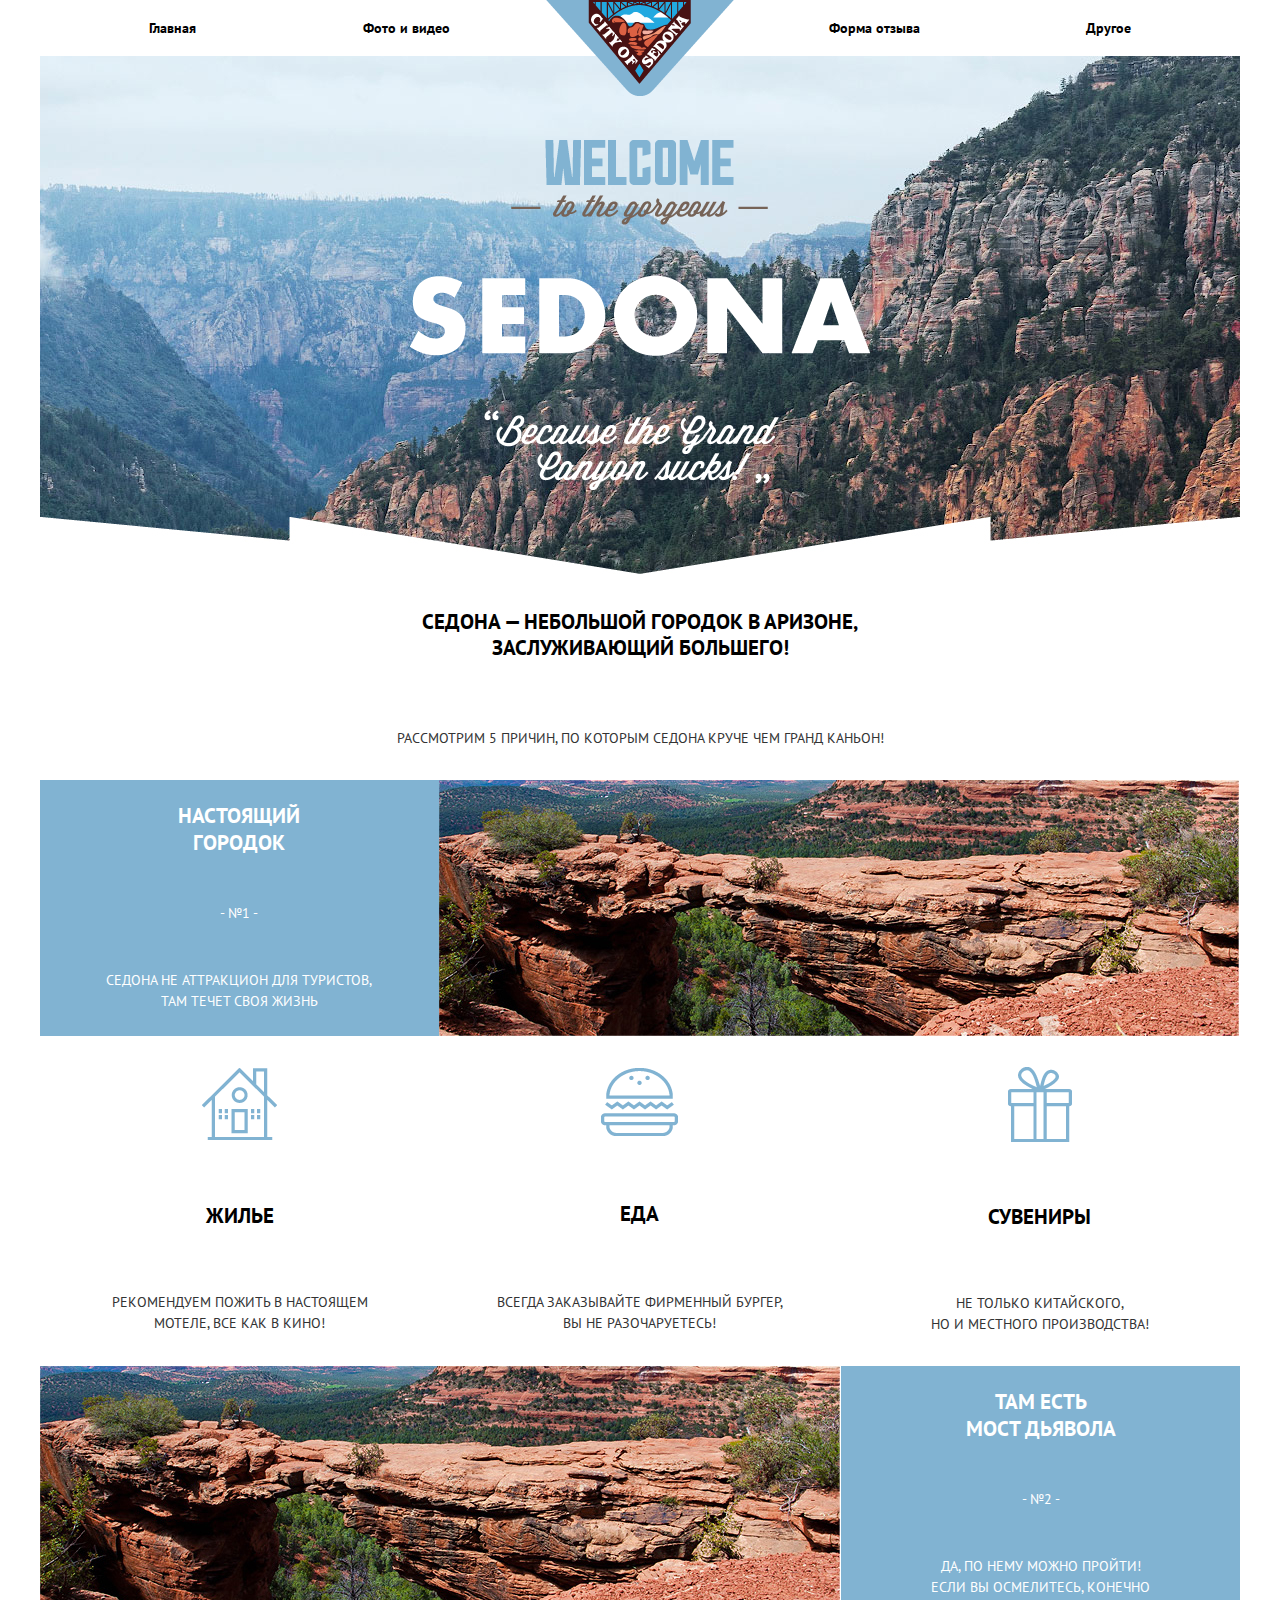
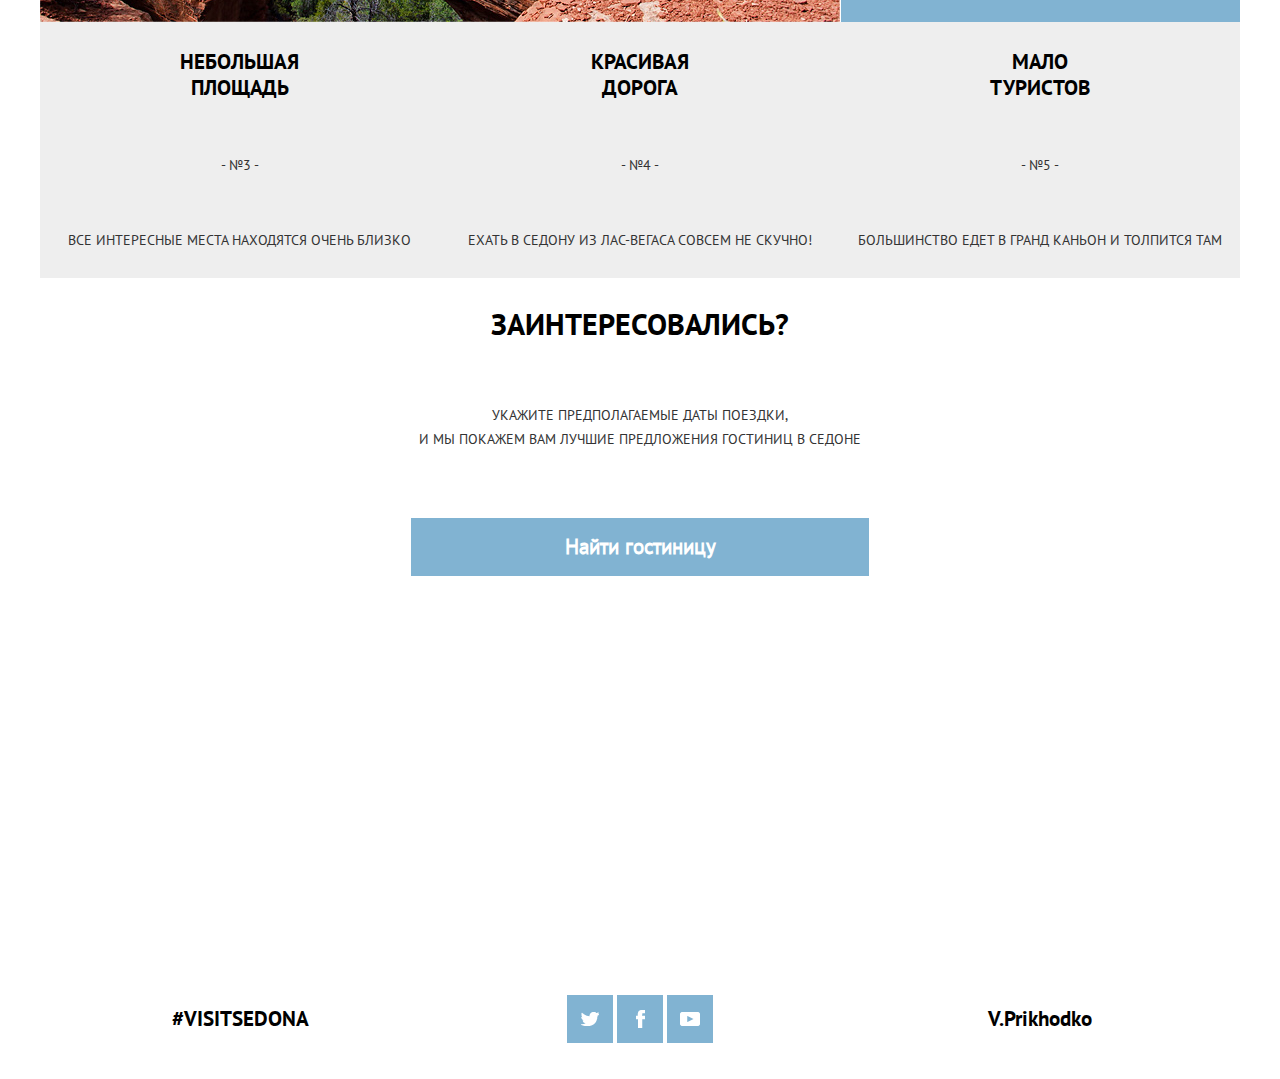
<file: index.html>
<!DOCTYPE html>
<html lang="en">

<head>
    <meta charset="UTF-8">
    <meta name="viewport"
          content="width=device-width, initial-scale=1.0">
    <meta http-equiv="X-UA-Compatible"
          content="ie=edge">
    <title>App 1</title>
    <link rel="stylesheet"
          href="./css/main.css">
</head>

<body>
      <div class="wrap">
            <header class="header">
                  <div class="header__container">
                        <div class="header__main">
                              <div class="header__nav">
                                    <a href="#"
                                    class="nav__link">Главная</a>
                              </div>
                              <div class="header__nav">
                                    <a href="photo.html"
                                    class="nav__link">Фото и видео</a>
                              </div>
                              <div class="header__nav">
                                    <a href="#"
                                    class="header__nav-logo">
                                    <img src="./images/logo-desktop.png"
                                    alt="logo-desktop">
                                    <a href="#"
                                    class="header__nav-logo-tablet">
                                    <img src="./images/logo-tablet.png"
                                    alt="logo-tablet">
                              </div>
                              <div class="header__nav">
                                    <a href="form.html"
                                    class="nav__link">Форма отзыва</a>
                              </div>
                              <div class="header__nav">
                                    <a href="#"
                                    class="nav__link">Другое</a>
                              </div>
                              <a class="header__burger" href="#">
                                    <span></span>
                              </a>
                              
                        </div>
                        <div class="header__mobile">
                              <div class="header__mobile-nav">
                                    <a href="index.html"
                                    class="nav__link-mobile">Главная</a>
                              </div>
                              <div class="header__mobile-nav">
                                    <a href="photo.html"
                                    class="nav__link-mobile">Фото и видео</a>
                              </div>
                              <div class="header__mobile-nav">
                                    <a href="form.html"
                                    class="nav__link-mobile">Форма отзыва</a>
                              </div>
                              <div class="header__mobile-nav">
                                    <a href="#"
                                    class="nav__link-mobile">Другое</a>
                              </div>
                        </div>
                         
                  </div>
          </header>
          <section class="intro">
                <div class="container">
                      <div class="row">
                            <div class="intro__main">
                                    <div class="intro__center">
                                          <img src="./images/text-index.png" 
                                          alt="text-index">
                                    </div>
                            </div>
                      </div>
                </div>
          </section>
          <section class="aside1">
                <div class="container">
                      <div class="row">
                            <div class="aside1__main">
                                  <h1 class="aside1__title">СЕДОНА — небольшой городок в АРИЗОНЕ,<br> заслуживающий большего!</h1>
                                  <p class="aside1__subtitle">Рассмотрим 5 причин, по которым Седона круче чем гранд каньон!</p>
                            </div>
                      </div>
                </div>
          </section>
          <section class="aside2">
                  <div class="container">
                        <div class="row">
                              <div class="aside2__main">
                                    <div class="block__about">
                                          <h1 class="aside2__title">НАСТОЯЩИЙ <br> ГОРОДОК</h1>
                                          <p class="aside2__number">- №1 -</p>
                                          <p class="aside2__subtitle">Седона не аттракцион для туристов, <br> там течет своя жизнь</p>
                                    </div>
                                    <div class="block__background">
                                    </div>
                              </div>
                        </div>
                  </div>
          </section>
          <section class="aside3">
                <div class="container">
                      <div class="row">
                            <div class="aside3__main">
                                    <div class="aside3__block">
                                          <div class="aside3__icon1">
                                          <img src="./images/icon-house.png" 
                                          alt="icon-house">
                                          </div>
                                          <h1 class="aside3__title">ЖИЛЬЕ</h1>
                                          <p class="aside3__subtitle">Рекомендуем пожить в настоящем <br> мотеле, все как в кино!</p>
                                    </div>
                                    <div class="aside3__block">
                                          <div class="aside3__icon2">
                                          <img src="./images/icon-burger.png" 
                                          alt="icon-burger">
                                          </div>
                                          <h1 class="aside3__title">ЕДА</h1>
                                          <p class="aside3__subtitle">Всегда заказывайте ФИРМЕННЫЙ БУРГЕР, <br> Вы НЕ разочаруетесь!</p>
                                    </div>
                                    <div class="aside3__block">
                                          <div class="aside3__icon3">
                                          <img src="./images/icon-gift.png" 
                                          alt="icon-gift">
                                          </div>
                                          <h1 class="aside3__title">СУВЕНИРЫ</h1>
                                          <p class="aside3__subtitle">Не только китайского,<br> но и местного производства!</p>
                                    </div>
                            </div>
                      </div>
                </div>
          </section>
          <section class="aside4">
                <div class="container">
                      <div class="row">
                            <div class="aside4__main">
                                    <div class="block__background">
                                    </div>
                                    <div class="block__about">
                                          <h1 class="aside4__title">ТАМ ЕСТЬ <br> МОСТ ДЬЯВОЛА</h1>
                                          <p class="aside4__number">- №2 -</p>
                                          <p class="aside4__subtitle">Да, по нему можно пройти!<br>Если вы осмелитесь, конечно</p>
                                    </div>
                            </div>
                      </div>
                </div>
          </section>
          <section class="aside5">
                <div class="container">
                      <div class="row">
                            <div class="aside5__main">
                                    <div class="block__about-grey">
                                          <h1 class="aside5__title">НЕБОЛЬШАЯ<br> ПЛОЩАДЬ</h1>
                                          <p class="aside5__number">- №3 -</p>
                                          <p class="aside5__subtitle">ВСЕ интересные места находятся очень близко</p>
                                    </div>
                                    <div class="block__about-grey">
                                          <h1 class="aside5__title">КРАСИВАЯ <br> ДОРОГА</h1>
                                          <p class="aside5__number">- №4 -</p>
                                          <p class="aside5__subtitle">ЕХАТЬ В СЕДОНУ ИЗ ЛАС-ВЕГАСА совсем НЕ СКУЧНО!</p>
                                    </div>
                                    <div class="block__about-grey">
                                          <h1 class="aside5__title">МАЛО <br> ТУРИСТОВ</h1>
                                          <p class="aside5__number">- №5 -</p>
                                          <p class="aside5__subtitle">Большинство едет в гранд каньон и толпится там</p>
                                    </div>
                            </div>
                      </div>
                </div>
          </section>
          <section class="search">
                <div class="container">
                      <div class="row">
                              <div class="search__main">
                                    <h1 class="search__title">ЗАИНТЕРЕСОВАЛИСЬ?</h1>
                                    <p class="search__subtitle">Укажите предполагаемые даты поездки,<br> и мы покажем вам лучшие предложения гостиниц в седоне</p>
                                    <div class="search__button">
                                          <a href="#" class="button">Найти гостиницу</a>
                                    </div>
                              </div>
                      </div>
                </div>
          </section>
          <section class="map">
                <div class="container">
                      <div class="row">
                            <div class="map__main">
                                    <iframe class="map__frame" 
                                    src="https://www.google.com/maps/embed?pb=!1m18!1m12!1m3!1d3240919.0134305605!2d-112.8965804579141!3d34.06211615158599!2m3!1f0!2f0!3f0!3m2!1i1024!2i768!4f13.1!3m3!1m2!1s0x872da132f942b00d%3A0x5548c523fa6c8efd!2z0KHQtdC00L7QvdCwLCDQkNGA0LjQt9C-0L3QsCA4NjMzNiwg0KHQqNCQ!5e0!3m2!1sru!2sua!4v1548170714455" width="100%" height="350" frameborder="0" style="border:0" allowfullscreen></iframe>
                            </div>
                      </div>
                </div>
          </section>
          <footer class="footer">
                <div class="container">
                      <div class="row">
                              <div class="footer__main">
                                    <div class="footer__block">
                                          <h1 class="footer__hashtag">#VISITSEDONA</h1>
                                    </div>
                                    <div class="footer__block">
                                          <div class="footer__social">
                                                <a href="#" 
                                                class="social-button">
                                                <img src="./images/icon-twitter.png" 
                                                alt="icon-twitter">
                                                </a>
                                          </div>
                                          <div class="footer__social">
                                                <a href="#" 
                                                class="social-button">
                                                <img src="./images/icon-facebook.png" 
                                                alt="icon-facebook">
                                                </a>
                                          </div>
                                          <div class="footer__social">
                                                <a href="#" 
                                                class="social-button">
                                                <img src="./images/icon-youtube.png" 
                                                alt="icon-youtube">
                                                </a>
                                          </div>
                                    </div>
                                    <div class="footer__block">
                                          <h1 class="footer__name">V.Prikhodko</h1> 
                                    </div>
                              </div>
                      </div>
                </div>
          </footer>
    </div>
    <script src="https://ajax.googleapis.com/ajax/libs/jquery/2.2.0/jquery.min.js"></script>
    <script src="js/app.bundle.js"></script>
</body>

</html>
</file>
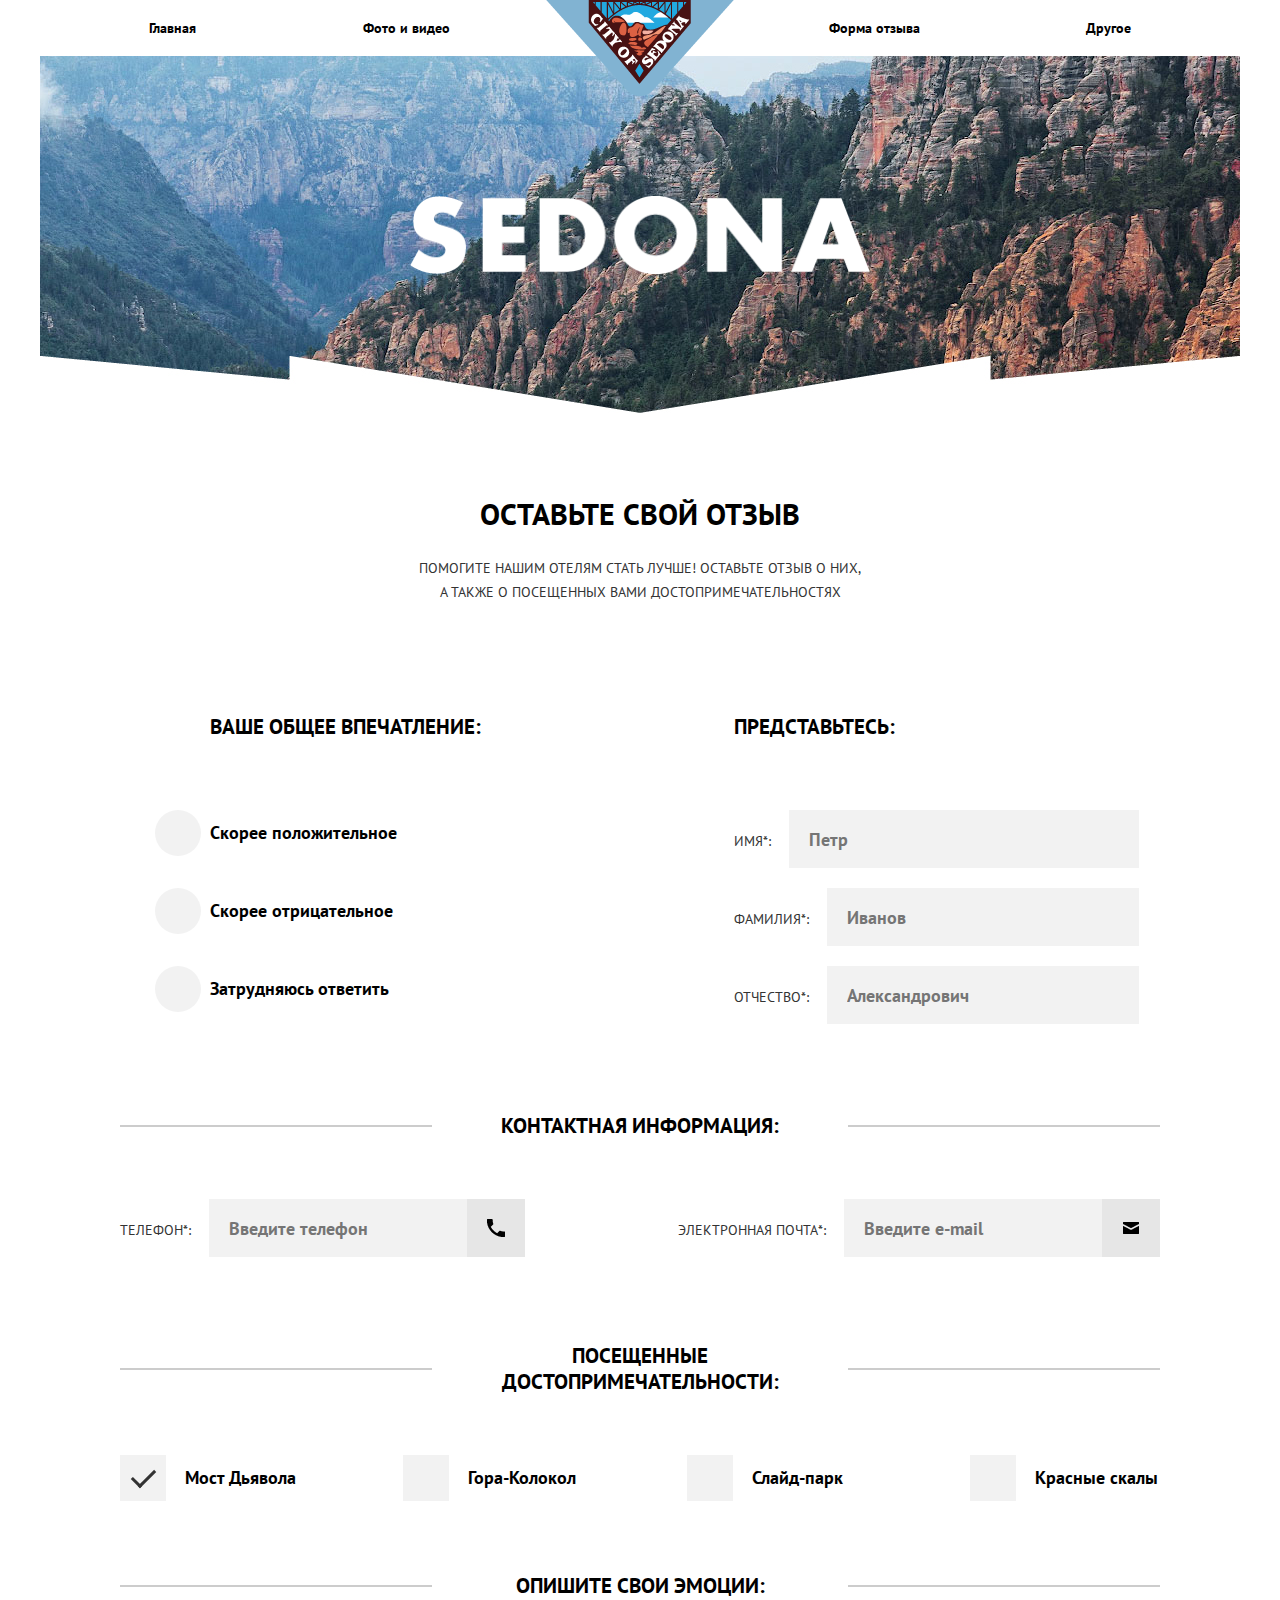
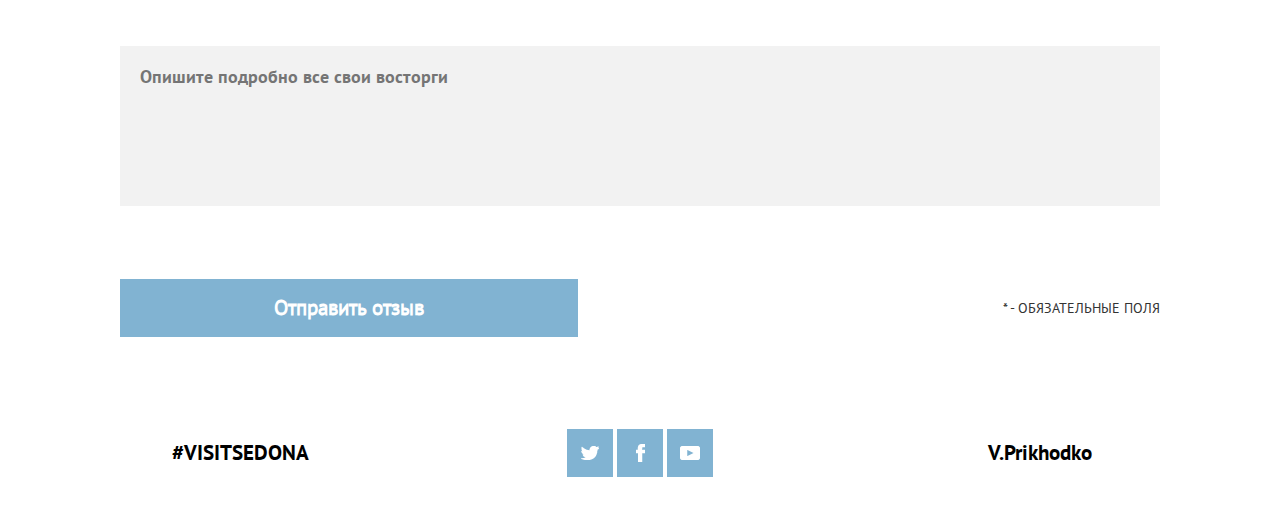
<file: form.html>
<!DOCTYPE html>
<html lang="en">

<head>
    <meta charset="UTF-8">
    <meta name="viewport"
          content="width=device-width, initial-scale=1.0">
    <meta http-equiv="X-UA-Compatible"
          content="ie=edge">
    <title>App 1</title>
    <link rel="stylesheet"
          href="./css/main.css">
</head>

<body>
        <div class="wrap">
            <header class="header">
                  <div class="header__container">
                        <div class="header__main">
                              <div class="header__nav">
                                    <a href="index.html"
                                    class="nav__link">Главная</a>
                              </div>
                              <div class="header__nav">
                                    <a href="photo.html"
                                    class="nav__link">Фото и видео</a>
                              </div>
                              <div class="header__nav">
                                    <a href="#"
                                    class="header__nav-logo">
                                    <img src="./images/logo-desktop.png"
                                    alt="logo-desktop">
                                    <a href="#"
                                    class="header__nav-logo-tablet">
                                    <img src="./images/logo-tablet.png"
                                    alt="logo-tablet">
                              </div>
                              <div class="header__nav">
                                    <a href="#"
                                    class="nav__link">Форма отзыва</a>
                              </div>
                              <div class="header__nav">
                                    <a href="#"
                                    class="nav__link">Другое</a>
                              </div>
                              <a class="header__burger" href="#">
                                    <span></span>
                              </a>
                              
                        </div>
                        <div class="header__mobile">
                              <div class="header__mobile-nav">
                                    <a href="index.html"
                                    class="nav__link-mobile">Главная</a>
                              </div>
                              <div class="header__mobile-nav">
                                    <a href="photo.html"
                                    class="nav__link-mobile">Фото и видео</a>
                              </div>
                              <div class="header__mobile-nav">
                                    <a href="form.html"
                                    class="nav__link-mobile">Форма отзыва</a>
                              </div>
                              <div class="header__mobile-nav">
                                    <a href="#"
                                    class="nav__link-mobile">Другое</a>
                              </div>
                        </div>
                  </div>
            </header>
            <section class="intro-photo">
                    <div class="container">
                          <div class="row">
                                <div class="intro-photo__main">
                                        <div class="intro-photo__center">
                                              <img src="./images/text-sedona.png" 
                                              alt="text-photo">
                                        </div>
                                </div>
                          </div>
                    </div>
              </section>
            <section class="aside1-form">
                <div class="container">
                    <div class="row">
                        <div class="aside1-form__main">
                            <h1 class="aside1-form__title">ОСТАВЬТЕ СВОЙ ОТЗЫВ</h1>
                            <p class="aside1-form__subtitle">Помогите нашим отелям стать лучше! Оставьте отзыв о них,<br> а также о посещенных вами достопримечательностях
                                </p>
                        </div>
                    </div>
                </div>
            </section>
            <section class="feedback">
                <div class="container">
                    <div class="row">
                        <div class="feedback__main">
                                <div class="feedback__main-line-mobile"></div>
                            <div class="feedback__main-left">
                                <h2 class="feedback__main-title title-margin">ВАШЕ ОБЩЕЕ ВПЕЧАТЛЕНИЕ:</h2>
                                <label class="radioContainer">Скорее положительное
                                    <input type="radio" name="radio">
                                    <span class="circle"></span>
                                </label>
                                <br>
                                <label class="radioContainer">Скорее отрицательное
                                    <input type="radio" name="radio">
                                    <span class="circle"></span>
                                </label>
                                <br>
                                <label class="radioContainer">Затрудняюсь ответить
                                    <input type="radio" name="radio">
                                    <span class="circle"></span>
                                </label>
                                
                            </div>
                            <div class="feedback__main-line-mobile"></div>
                            <div class="feedback__main-right">
                                <h2 class="feedback__main-title">ПРЕДСТАВЬТЕСЬ:</h2>
                                <label class="feedback-text">ИМЯ*:
                                    <input type="text" placeholder="Петр">
                                </label>
                                <label class="feedback-text text-small">ФАМИЛИЯ*:
                                    <input type="text" placeholder="Иванов">
                                </label>
                                <label class="feedback-text text-small"> ОТЧЕСТВО*:
                                    <input type="text" placeholder="Александрович">
                                </label>
                            </div>
                        </div>
                        <div class="feedback__main-line-mobile"></div>
                        <div class="feedback__contacts">
                            <div class="feedback__contacts-title">
                                <div class="feedback__line"></div>
                                <div class="feedback__text">
                                    <h2 class="feedback__title">КОНТАКТНАЯ ИНФОРМАЦИЯ:</h2>
                                </div>
                                <div class="feedback__line"></div>
                            </div>
                            <div class="feedback__contacts-input">
                                    <label class="feedback__contacts-text"> ТЕЛЕФОН*:
                                        <input type="text" placeholder="Введите телефон">
                                        <div class="feedback__contacts-icon">
                                                <a class="contacts-icon">
                                                <img src="./images/phone-icon.png" 
                                                alt="icon-twitter">
                                                </a>
                                          </div>
                                    </label>
                                    
                                    <label class="feedback__contacts-text"> ЭЛЕКТРОННАЯ ПОЧТА*:
                                        <input type="text" placeholder="Введите e-mail"> 
                                        <div class="feedback__contacts-icon">
                                                <a class="contacts-icon">
                                                <img src="./images/mail-icon.png" 
                                                alt="icon-twitter">
                                                </a>
                                          </div>
                                    </label>
                                    
                            </div>
                        </div>

                        <div class="feedback__main-line-mobile"></div>
                        <div class="feedback__attractions">
                            <div class="feedback__attractions-title">
                                <div class="feedback__line"></div>
                                <div class="feedback__text">
                                    <h2 class="feedback__title">ПОСЕЩЕННЫЕ ДОСТОПРИМЕЧАТЕЛЬНОСТИ:</h2>
                                </div>
                                <div class="feedback__line"></div>
                            </div>
                            <div class="feedback__attractions-checkbox">

                                <label class="attractions-checkbox">Мост Дьявола
                                    <input type="checkbox" checked="checked">
                                    <span class="checkmark"></span>
                                </label>

                                <label class="attractions-checkbox">Гора-Колокол
                                    <input type="checkbox">
                                    <span class="checkmark"></span>
                                </label>

                                <label class="attractions-checkbox">Слайд-парк
                                    <input type="checkbox">
                                    <span class="checkmark"></span>
                                </label>

                                <label class="attractions-checkbox">Красные скалы
                                    <input type="checkbox">
                                    <span class="checkmark"></span>
                                </label>

                            </div>
                        </div>

                        <div class="feedback__main-line-mobile"></div>
                        <div class="feedback__emotions">
                            <div class="feedback__emotions-title">
                                <div class="feedback__line"></div>
                                <div class="feedback__text">
                                    <h2 class="feedback__title">ОПИШИТЕ СВОИ ЭМОЦИИ:</h2>
                                </div>
                                <div class="feedback__line"></div>
                            </div>

                            <div class="feedback__emotions-input">
                                <label class="feedback__emotions-text">
                                    <input type="text" placeholder="Опишите подробно все свои восторги">
                                </label>
                            </div>
                        </div>

                        <div class="feedback__send">
                            <div class="feedback__send-button">
                                <a href="#" class="button">Отправить отзыв</a>
                            </div>
                            <h2 class="feedback__send-text">* - ОБЯЗАТЕЛЬНЫЕ ПОЛЯ</h2>
                        </div>
                    </div>
                </div>
            </section>
            <footer class="footer">
                <div class="container">
                      <div class="row">
                              <div class="footer__main footer__main-form">
                                    <div class="footer__block">
                                          <h1 class="footer__hashtag">#VISITSEDONA</h1>
                                    </div>
                                    <div class="footer__block">
                                          <div class="footer__social">
                                                <a href="#" 
                                                class="social-button">
                                                <img src="./images/icon-twitter.png" 
                                                alt="icon-twitter">
                                                </a>
                                          </div>
                                          <div class="footer__social">
                                                <a href="#" 
                                                class="social-button">
                                                <img src="./images/icon-facebook.png" 
                                                alt="icon-facebook">
                                                </a>
                                          </div>
                                          <div class="footer__social">
                                                <a href="#" 
                                                class="social-button">
                                                <img src="./images/icon-youtube.png" 
                                                alt="icon-youtube">
                                                </a>
                                          </div>
                                    </div>
                                    <div class="footer__block">
                                          <h1 class="footer__name">V.Prikhodko</h1> 
                                    </div>
                              </div>
                      </div>
                </div>
          </footer>
        </div>
        <script src="https://ajax.googleapis.com/ajax/libs/jquery/2.2.0/jquery.min.js"></script>
        <script src="js/app.bundle.js"></script>
    </body>

    </html>
</file>
<file: css/main.css>
* {
  -webkit-box-sizing: border-box;
          box-sizing: border-box; }

html {
  font-size: 10px; }

body {
  font-size: 1.6rem;
  font-family: sans-serif;
  margin: 0; }

@font-face {
  font-family: 'PT_Sans-Web-Regular';
  src: url("../fonts/PT_Sans-Web-Regular.ttf"); }

@font-face {
  font-family: 'PT_Sans-Web-Bold';
  src: url("../fonts/PT_Sans-Web-Bold.ttf"); }

.header {
  position: fixed;
  top: 0;
  left: 0;
  width: 100%;
  z-index: 1;
  background-color: white; }
  .header__container {
    margin: 0 auto;
    height: 56px;
    padding: 0 15px;
    background-color: white; }
  @media (min-width: 576px) {
    .header .header__container {
      width: 540px; } }
  @media (min-width: 768px) {
    .header .header__container {
      width: 720px; } }
  @media (min-width: 992px) {
    .header .header__container {
      width: 960px; } }
  @media (min-width: 1260px) {
    .header .header__container {
      width: 1200px; } }
  .header__main {
    width: 100%;
    height: 100%;
    display: -webkit-box;
    display: -ms-flexbox;
    display: flex;
    -webkit-box-align: center;
        -ms-flex-align: center;
            align-items: center;
    -webkit-box-pack: center;
        -ms-flex-pack: center;
            justify-content: center;
    margin: 0 auto; }
  .header__nav {
    height: 100%;
    width: 20%;
    display: -webkit-box;
    display: -ms-flexbox;
    display: flex;
    -webkit-box-align: center;
        -ms-flex-align: center;
            align-items: center;
    -webkit-box-pack: center;
        -ms-flex-pack: center;
            justify-content: center; }
  .header__nav-logo {
    height: 100%; }
  .header__nav-logo-tablet {
    height: 100%;
    display: none; }
  @media (max-width: 992px) {
    .header .header__nav-logo-tablet {
      display: block; }
    .header .header__nav-logo {
      display: none; } }
  .header__burger {
    width: 50px;
    height: 50px;
    background-color: white;
    border-radius: 50%;
    position: fixed;
    top: 3px;
    right: 10px;
    display: none; }
  @media (min-width: 320px) and (max-width: 576px) {
    .header .header__burger {
      display: block; }
    .header .nav__link {
      display: none; } }
  .header span, .header span:before, .header span:after {
    display: block;
    height: 2px;
    width: 18px;
    background-color: #2f9ee2;
    position: absolute;
    left: 50%;
    margin-left: -9px;
    top: 50%;
    margin-top: -1px; }
  .header span:before {
    content: '';
    margin-top: -6px;
    -webkit-transition: all 0.2s;
    transition: all 0.2s; }
  .header span:after {
    content: '';
    margin-top: 4px;
    -webkit-transition: all 0.2s;
    transition: all 0.2s; }
  .header__burger-active span {
    background-color: transparent; }
    .header__burger-active span:before {
      -webkit-transform: rotate(135deg);
              transform: rotate(135deg);
      margin-top: 0; }
    .header__burger-active span:after {
      -webkit-transform: rotate(-135deg);
              transform: rotate(-135deg);
      margin-top: 0; }
  .header__mobile {
    position: fixed;
    display: -webkit-box;
    display: -ms-flexbox;
    display: flex;
    -webkit-box-orient: vertical;
    -webkit-box-direction: normal;
        -ms-flex-direction: column;
            flex-direction: column;
    width: 100%;
    height: 220px;
    top: 56px;
    right: -150vw;
    -webkit-transition: all 0.5s;
    transition: all 0.5s;
    background-color: #2f9ee2;
    opacity: 0.8;
    display: none; }
    .header__mobile-active {
      right: 0; }
  .header__mobile-nav {
    height: 25%;
    width: 100%;
    display: -webkit-box;
    display: -ms-flexbox;
    display: flex;
    -webkit-box-orient: vertical;
    -webkit-box-direction: normal;
        -ms-flex-direction: column;
            flex-direction: column;
    -webkit-box-align: center;
        -ms-flex-align: center;
            align-items: center;
    -webkit-box-pack: center;
        -ms-flex-pack: center;
            justify-content: center;
    border: 2px;
    border-color: black; }
  @media (min-width: 320px) and (max-width: 576px) {
    .header .header__mobile {
      display: block; } }

.nav__link {
  font-family: PT_Sans-Web-Bold;
  font-size: 14px;
  line-height: 1.86;
  font-style: normal;
  font-stretch: normal;
  letter-spacing: normal;
  color: #000000;
  width: 100%;
  height: 100%;
  display: -webkit-box;
  display: -ms-flexbox;
  display: flex;
  -webkit-box-align: center;
      -ms-flex-align: center;
          align-items: center;
  -webkit-box-pack: center;
      -ms-flex-pack: center;
          justify-content: center; }

.nav__link:hover {
  background-color: #acc7d8;
  -webkit-transition: 1s;
  transition: 1s; }

.nav__link-mobile {
  font-family: PT_Sans-Web-Bold;
  font-size: 14px;
  line-height: 1.86;
  font-style: normal;
  font-stretch: normal;
  letter-spacing: normal;
  color: #000000;
  width: 100%;
  height: 100%;
  display: -webkit-box;
  display: -ms-flexbox;
  display: flex;
  -webkit-box-align: center;
      -ms-flex-align: center;
          align-items: center;
  -webkit-box-pack: center;
      -ms-flex-pack: center;
          justify-content: center; }

.nav__link-mobile:hover {
  background-color: #acc7d8;
  -webkit-transition: 1s;
  transition: 1s; }

.intro {
  height: 518px;
  width: 100%;
  z-index: 0;
  margin-top: 56px; }
  .intro__main {
    height: 518px;
    background-image: url("../images/back.jpg");
    background-size: cover;
    background-position: center;
    display: -webkit-box;
    display: -ms-flexbox;
    display: flex;
    -webkit-box-align: center;
        -ms-flex-align: center;
            align-items: center;
    -webkit-box-pack: center;
        -ms-flex-pack: center;
            justify-content: center;
    position: relative; }
  .intro__center {
    width: 460px;
    height: 350px; }
  .intro__center img {
    width: 100%;
    height: 100%; }
  @media (min-width: 320px) and (max-width: 576px) {
    .intro .intro__center {
      width: 281px;
      height: 214px; } }
  .intro__bottom {
    -webkit-transform: translateY(-56px);
            transform: translateY(-56px);
    height: 57px;
    width: 100%;
    display: -webkit-box;
    display: -ms-flexbox;
    display: flex;
    -webkit-box-align: center;
        -ms-flex-align: center;
            align-items: center;
    -webkit-box-pack: center;
        -ms-flex-pack: center;
            justify-content: center; }

.aside1 {
  height: 206px;
  width: 100%; }
  .aside1__main {
    width: 100%;
    height: 206px;
    display: -webkit-box;
    display: -ms-flexbox;
    display: flex;
    -webkit-box-orient: vertical;
    -webkit-box-direction: normal;
        -ms-flex-direction: column;
            flex-direction: column;
    -webkit-box-align: center;
        -ms-flex-align: center;
            align-items: center;
    -ms-flex-pack: distribute;
        justify-content: space-around;
    padding: 0 15px; }
  .aside1__title {
    text-align: center;
    font-family: PT_Sans-Web-Bold;
    font-size: 21px;
    font-weight: bold;
    line-height: 1.24;
    text-transform: uppercase;
    color: #000000; }
  .aside1__subtitle {
    text-align: center;
    font-family: PT_Sans-Web-Regular;
    font-size: 14px;
    font-weight: normal;
    color: #333333;
    text-transform: uppercase; }

html, body, div, span, applet, object, iframe,
h1, h2, h3, h4, h5, h6, p, blockquote, pre,
a, abbr, acronym, address, big, cite, code,
del, dfn, em, img, ins, kbd, q, s, samp,
small, strike, strong, sub, sup, tt, var,
b, u, i, center,
dl, dt, dd, ol, ul, li,
fieldset, form, label, legend,
table, caption, tbody, tfoot, thead, tr, th, td,
article, aside, canvas, details, embed,
figure, figcaption, footer, header, hgroup,
menu, nav, output, ruby, section, summary,
time, mark, audio, video {
  margin: 0;
  padding: 0;
  border: 0;
  font-size: 100%;
  font: inherit;
  vertical-align: baseline; }

/* HTML5 display-role reset for older browsers */
article, aside, details, figcaption, figure,
footer, header, hgroup, menu, nav, section {
  display: block; }

body {
  line-height: 1; }

ol, ul {
  list-style: none; }

blockquote, q {
  quotes: none; }

blockquote:before, blockquote:after,
q:before, q:after {
  content: '';
  content: none; }

table {
  border-collapse: collapse;
  border-spacing: 0; }

a {
  text-decoration: none; }

.aside2 {
  height: 256px;
  width: 100%; }
  .aside2__main {
    width: 100%;
    height: 256px;
    display: -webkit-box;
    display: -ms-flexbox;
    display: flex; }
  .aside2__title {
    font-size: 21px;
    font-family: PT_Sans-Web-Bold;
    font-weight: Bold;
    font-style: normal;
    font-stretch: normal;
    line-height: 1.24;
    letter-spacing: normal;
    color: #ffffff; }
  .aside2__number {
    font-family: PT_Sans-Web-Regular;
    font-size: 14px;
    font-weight: normal;
    font-style: normal;
    font-stretch: normal;
    line-height: 1.5;
    letter-spacing: normal;
    color: #ffffff; }
  .aside2__subtitle {
    font-family: PT_Sans-Web-Regular;
    font-size: 14px;
    font-weight: normal;
    font-style: normal;
    font-stretch: normal;
    line-height: 1.5;
    letter-spacing: normal;
    color: #ffffff;
    text-transform: uppercase; }

.block__about {
  width: 33%;
  display: -webkit-box;
  display: -ms-flexbox;
  display: flex;
  -webkit-box-orient: vertical;
  -webkit-box-direction: normal;
      -ms-flex-direction: column;
          flex-direction: column;
  -webkit-box-align: center;
      -ms-flex-align: center;
          align-items: center;
  -ms-flex-pack: distribute;
      justify-content: space-around;
  text-align: center;
  background-color: #81b3d2; }

.block__background {
  width: 67%;
  background-image: url("../images/aside2.jpg"); }

@media (min-width: 320px) and (max-width: 576px) {
  .aside2__main {
    height: 471px;
    -webkit-box-orient: vertical;
    -webkit-box-direction: normal;
        -ms-flex-direction: column;
            flex-direction: column; }
  .block__about {
    width: 100%;
    height: 46%; }
  .block__background {
    width: 100%;
    height: 54%; } }

.aside3 {
  height: 330px;
  width: 100%; }
  .aside3__main {
    width: 100%;
    height: 330px;
    display: -webkit-box;
    display: -ms-flexbox;
    display: flex; }
  .aside3__block {
    width: 33.333%;
    height: 100%;
    display: -webkit-box;
    display: -ms-flexbox;
    display: flex;
    -webkit-box-align: center;
        -ms-flex-align: center;
            align-items: center;
    -webkit-box-orient: vertical;
    -webkit-box-direction: normal;
        -ms-flex-direction: column;
            flex-direction: column;
    -ms-flex-pack: distribute;
        justify-content: space-around;
    text-align: center;
    padding: 0 15px; }
  .aside3__icon1 {
    width: 75px;
    height: 72px; }
  .aside3__icon2 {
    width: 77px;
    height: 68px; }
  .aside3__icon3 {
    width: 64px;
    height: 75px; }
  .aside3__title {
    font-family: PT_Sans-Web-Bold;
    font-size: 21px;
    font-weight: bold;
    line-height: 1.24;
    color: #000000; }
  .aside3__subtitle {
    font-family: PT_Sans-Web-Regular;
    font-size: 14px;
    font-weight: normal;
    font-style: normal;
    font-stretch: normal;
    line-height: 1.5;
    letter-spacing: normal;
    text-align: center;
    text-transform: uppercase;
    color: #333333; }
  @media (min-width: 320px) and (max-width: 576px) {
    .aside3 .aside3__main {
      height: 416px;
      -webkit-box-orient: vertical;
      -webkit-box-direction: normal;
          -ms-flex-direction: column;
              flex-direction: column;
      margin-top: 215px; }
    .aside3 .aside3__block {
      width: 100%;
      height: 33%;
      padding: 10px 0;
      position: relative; }
    .aside3 .aside3__icon1, .aside3 .aside3__icon1 img {
      width: 38px;
      height: 36px; }
    .aside3 .aside3__icon2, .aside3 .aside3__icon2 img {
      width: 39px;
      height: 34px; }
    .aside3 .aside3__icon3, .aside3 .aside3__icon3 img {
      width: 32px;
      height: 38px; } }

.aside4 {
  height: 256px;
  width: 100%; }
  .aside4__main {
    width: 100%;
    height: 256px;
    display: -webkit-box;
    display: -ms-flexbox;
    display: flex; }
  .aside4__title {
    font-size: 21px;
    font-family: PT_Sans-Web-Bold;
    font-weight: Bold;
    font-style: normal;
    font-stretch: normal;
    line-height: 1.24;
    letter-spacing: normal;
    color: #ffffff; }
  .aside4__number {
    font-family: PT_Sans-Web-Regular;
    font-size: 14px;
    font-weight: normal;
    font-style: normal;
    font-stretch: normal;
    line-height: 1.5;
    letter-spacing: normal;
    color: #ffffff; }
  .aside4__subtitle {
    font-family: PT_Sans-Web-Regular;
    font-size: 14px;
    font-weight: normal;
    font-style: normal;
    font-stretch: normal;
    line-height: 1.5;
    letter-spacing: normal;
    color: #ffffff;
    text-transform: uppercase; }

.block__about {
  width: 33.333%;
  display: -webkit-box;
  display: -ms-flexbox;
  display: flex;
  -webkit-box-orient: vertical;
  -webkit-box-direction: normal;
      -ms-flex-direction: column;
          flex-direction: column;
  -webkit-box-align: center;
      -ms-flex-align: center;
          align-items: center;
  -ms-flex-pack: distribute;
      justify-content: space-around;
  text-align: center;
  background-color: #81b3d2; }

.block__background {
  width: 67%;
  background-image: url("../images/aside4.jpg");
  background-repeat: no-repeat; }

@media (min-width: 320px) and (max-width: 576px) {
  .aside4__main {
    height: 471px;
    -webkit-box-orient: vertical;
    -webkit-box-direction: normal;
        -ms-flex-direction: column;
            flex-direction: column;
    margin-top: 86px; }
  .block__about {
    width: 100%;
    height: 46%; }
  .block__background {
    width: 100%;
    height: 54%; } }

.aside5 {
  height: 256px;
  width: 100%; }
  .aside5__main {
    width: 100%;
    height: 256px;
    display: -webkit-box;
    display: -ms-flexbox;
    display: flex; }
  .aside5__title {
    font-size: 21px;
    font-family: PT_Sans-Web-Bold;
    font-weight: Bold;
    font-style: normal;
    font-stretch: normal;
    line-height: 1.24;
    letter-spacing: normal;
    color: #000000; }
  .aside5__number {
    font-family: PT_Sans-Web-Regular;
    font-size: 14px;
    font-weight: normal;
    font-style: normal;
    font-stretch: normal;
    line-height: 1.5;
    letter-spacing: normal;
    color: #333333; }
  .aside5__subtitle {
    font-family: PT_Sans-Web-Regular;
    font-size: 14px;
    font-weight: normal;
    font-style: normal;
    font-stretch: normal;
    line-height: 1.5;
    letter-spacing: normal;
    color: #333333;
    text-transform: uppercase; }

.block__about-grey {
  width: 33.333%;
  display: -webkit-box;
  display: -ms-flexbox;
  display: flex;
  -webkit-box-orient: vertical;
  -webkit-box-direction: normal;
      -ms-flex-direction: column;
          flex-direction: column;
  -webkit-box-align: center;
      -ms-flex-align: center;
          align-items: center;
  -ms-flex-pack: distribute;
      justify-content: space-around;
  text-align: center;
  background-color: #eeeeee; }

@media (min-width: 320px) and (max-width: 576px) {
  .aside5__main {
    height: 503px;
    -webkit-box-orient: vertical;
    -webkit-box-direction: normal;
        -ms-flex-direction: column;
            flex-direction: column;
    -ms-flex-pack: distribute;
        justify-content: space-around;
    margin-top: 214px; }
  .block__about-grey {
    width: 100%;
    height: 33%;
    border-bottom: #333333; } }

.search {
  height: 331px;
  width: 100%; }
  .search__main {
    width: 100%;
    height: 331px;
    display: -webkit-box;
    display: -ms-flexbox;
    display: flex;
    -webkit-box-orient: vertical;
    -webkit-box-direction: normal;
        -ms-flex-direction: column;
            flex-direction: column;
    -webkit-box-align: center;
        -ms-flex-align: center;
            align-items: center;
    -ms-flex-pack: distribute;
        justify-content: space-around;
    text-align: center; }
  .search__title {
    font-size: 30px;
    font-family: PT_Sans-Web-Bold;
    font-weight: Bold;
    font-style: normal;
    font-stretch: normal;
    line-height: 0.87;
    letter-spacing: normal;
    color: #000000; }
  .search__subtitle {
    font-family: PT_Sans-Web-Regular;
    font-size: 14px;
    font-weight: normal;
    font-style: normal;
    font-stretch: normal;
    line-height: 1.71;
    letter-spacing: normal;
    color: #333333;
    text-transform: uppercase; }
  .search__button {
    width: 458px;
    height: 58px;
    background-color: #81b3d2;
    display: -webkit-box;
    display: -ms-flexbox;
    display: flex;
    -webkit-box-align: center;
        -ms-flex-align: center;
            align-items: center;
    -webkit-box-pack: center;
        -ms-flex-pack: center;
            justify-content: center; }

.button {
  width: 100%;
  height: 100%;
  font-family: PT_Sans-Web-Regular;
  font-size: 21px;
  font-weight: bold;
  font-style: normal;
  font-stretch: normal;
  line-height: 1.24;
  letter-spacing: normal;
  color: #ffffff;
  display: -webkit-box;
  display: -ms-flexbox;
  display: flex;
  -webkit-box-align: center;
      -ms-flex-align: center;
          align-items: center;
  -webkit-box-pack: center;
      -ms-flex-pack: center;
          justify-content: center; }

.button:hover {
  background-color: #669ec0;
  -webkit-transition: 1s;
  transition: 1s; }

@media (min-width: 320px) and (max-width: 576px) {
  .search__main {
    height: 287px;
    margin-top: 246px; }
  .search__title {
    font-size: 21px;
    line-height: 1.24; }
  .search__subtitle {
    font-size: 14px;
    line-height: 1.71; }
  .search__button {
    width: 280px; } }

.map {
  height: 350px;
  width: 100%; }
  .map__main {
    height: 350px;
    width: 100%; }
  .map__frame {
    height: 350px;
    width: 100%; }

.footer {
  height: 120px;
  width: 100%; }
  .footer__main {
    height: 120px;
    width: 100%;
    display: -webkit-box;
    display: -ms-flexbox;
    display: flex;
    -webkit-box-align: center;
        -ms-flex-align: center;
            align-items: center;
    -ms-flex-pack: distribute;
        justify-content: space-around; }
  .footer__block {
    height: 48px;
    width: 150px;
    display: -webkit-box;
    display: -ms-flexbox;
    display: flex;
    -webkit-box-align: center;
        -ms-flex-align: center;
            align-items: center;
    -ms-flex-pack: distribute;
        justify-content: space-around;
    text-align: center; }
  .footer__social {
    height: 48px;
    width: 46px; }
  .footer__hashtag, .footer__name {
    font-family: PT_Sans-Web-Bold;
    font-size: 21px;
    font-weight: bold;
    font-style: normal;
    font-stretch: normal;
    line-height: 1.24;
    letter-spacing: normal;
    text-align: center;
    color: #000000; }

.social-button {
  width: 100%;
  height: 100%;
  background-color: #81b3d2;
  display: -webkit-box;
  display: -ms-flexbox;
  display: flex;
  -webkit-box-align: center;
      -ms-flex-align: center;
          align-items: center;
  -webkit-box-pack: center;
      -ms-flex-pack: center;
          justify-content: center; }

.social-button:hover {
  background-color: #669ec0;
  -webkit-transition: 1s;
  transition: 1s; }

@media (min-width: 320px) and (max-width: 576px) {
  .footer__main {
    height: 243px;
    -webkit-box-orient: vertical;
    -webkit-box-direction: normal;
        -ms-flex-direction: column;
            flex-direction: column;
    -webkit-box-align: center;
        -ms-flex-align: center;
            align-items: center;
    -ms-flex-pack: distribute;
        justify-content: space-around; } }

.intro-photo {
  height: 357px;
  width: 100%;
  z-index: 0;
  margin-top: 56px; }
  .intro-photo__main {
    height: 357px;
    width: 100%;
    background-image: url("../images/back-photo.jpg");
    background-size: cover;
    background-position: center;
    display: -webkit-box;
    display: -ms-flexbox;
    display: flex;
    -webkit-box-align: center;
        -ms-flex-align: center;
            align-items: center;
    -webkit-box-pack: center;
        -ms-flex-pack: center;
            justify-content: center;
    position: relative; }
  .intro-photo__center {
    width: 460px;
    height: 79px; }
  .intro-photo__center img {
    width: 100%;
    height: 100%; }
  @media (min-width: 320px) and (max-width: 576px) {
    .intro-photo .intro-photo__center {
      width: 228px;
      height: 39px; } }

.aside1-photo {
  height: 287px;
  width: 100%; }
  .aside1-photo__main {
    width: 100%;
    height: 287px;
    display: -webkit-box;
    display: -ms-flexbox;
    display: flex;
    -webkit-box-orient: vertical;
    -webkit-box-direction: normal;
        -ms-flex-direction: column;
            flex-direction: column;
    -webkit-box-align: center;
        -ms-flex-align: center;
            align-items: center;
    -webkit-box-pack: center;
        -ms-flex-pack: center;
            justify-content: center;
    padding: 0 15px; }
  .aside1-photo__title {
    text-align: center;
    font-family: PT_Sans-Web-Bold;
    font-size: 30px;
    font-weight: bold;
    line-height: 0.87;
    text-transform: uppercase;
    color: #000000; }
  .aside1-photo__subtitle {
    text-align: center;
    font-family: PT_Sans-Web-Regular;
    font-size: 14px;
    font-weight: normal;
    line-height: 1.71;
    color: #333333;
    text-transform: uppercase;
    margin-top: 30px; }

.aside2-photo {
  height: 667px;
  width: 100%; }
  .aside2-photo__main {
    width: 100%;
    height: 667px;
    display: -webkit-box;
    display: -ms-flexbox;
    display: flex;
    -webkit-box-orient: vertical;
    -webkit-box-direction: normal;
        -ms-flex-direction: column;
            flex-direction: column;
    -webkit-box-align: center;
        -ms-flex-align: center;
            align-items: center;
    -webkit-box-pack: justify;
        -ms-flex-pack: justify;
            justify-content: space-between; }
  .aside2-photo__top {
    height: 400px;
    width: 100%;
    background-image: url("../images/photo-1-desktop.jpg");
    background-size: cover;
    background-position: center;
    display: -webkit-box;
    display: -ms-flexbox;
    display: flex;
    -webkit-box-align: end;
        -ms-flex-align: end;
            align-items: flex-end; }
  .aside2-photo__description {
    height: 80px;
    width: 100%;
    display: -webkit-box;
    display: -ms-flexbox;
    display: flex;
    -webkit-box-pack: justify;
        -ms-flex-pack: justify;
            justify-content: space-between;
    -webkit-box-align: center;
        -ms-flex-align: center;
            align-items: center;
    padding: 0 10px;
    background-color: rgba(0, 0, 0, 0.5); }
    .aside2-photo__description--right {
      width: 60px;
      display: -webkit-box;
      display: -ms-flexbox;
      display: flex;
      -ms-flex-pack: distribute;
          justify-content: space-around; }
  .aside2-photo__bottom {
    height: 267px;
    width: 100%;
    display: -webkit-box;
    display: -ms-flexbox;
    display: flex;
    -webkit-box-pack: justify;
        -ms-flex-pack: justify;
            justify-content: space-between; }
  .aside2-photo__block1, .aside2-photo__block2, .aside2-photo__block3 {
    height: 267px;
    width: 33.333333%;
    display: -webkit-box;
    display: -ms-flexbox;
    display: flex;
    -webkit-box-align: end;
        -ms-flex-align: end;
            align-items: flex-end; }
  .aside2-photo__block1 {
    background-image: url("../images/photo-2-desktop.jpg");
    background-size: cover;
    background-position: center; }
  .aside2-photo__block2 {
    background-image: url("../images/photo-3-desktop.jpg");
    background-size: cover;
    background-position: center; }
  .aside2-photo__block3 {
    background-image: url("../images/photo-4-desktop.jpg");
    background-size: cover;
    background-position: center; }
  .aside2-photo__title, .aside2-photo__likes-number {
    font-family: PT_Sans-Web-Bold;
    font-size: 14px;
    font-weight: bold;
    font-style: normal;
    font-stretch: normal;
    line-height: 1.71;
    letter-spacing: normal;
    color: #ffffff; }
  .aside2-photo__subtitle {
    font-family: PT_Sans-Web-Regular;
    font-size: 14px;
    font-weight: normal;
    font-style: normal;
    font-stretch: normal;
    letter-spacing: normal;
    color: #ffffff; }
  .aside2-photo__likes {
    width: 23px;
    height: 21px; }

.icon-like-mobile {
  display: none; }

@media (min-width: 320px) and (max-width: 576px) {
  .aside2-photo__main {
    height: 2016px;
    display: -webkit-box;
    display: -ms-flexbox;
    display: flex;
    -webkit-box-pack: start;
        -ms-flex-pack: start;
            justify-content: flex-start;
    -webkit-box-align: center;
        -ms-flex-align: center;
            align-items: center;
    padding: 0px 20px; }
  .aside2-photo__top {
    height: 392px;
    width: 100%;
    margin-bottom: 112px; }
  .aside2-photo__bottom {
    height: 1512px;
    display: -webkit-box;
    display: -ms-flexbox;
    display: flex;
    -webkit-box-orient: vertical;
    -webkit-box-direction: normal;
        -ms-flex-direction: column;
            flex-direction: column; }
  .aside2-photo__block1, .aside2-photo__block2, .aside2-photo__block3 {
    height: 392px;
    width: 100%;
    margin-bottom: 112px; }
  .aside2-photo__description {
    -webkit-transform: translateY(112px);
            transform: translateY(112px);
    height: 112px;
    display: -webkit-box;
    display: -ms-flexbox;
    display: flex;
    -webkit-box-orient: vertical;
    -webkit-box-direction: normal;
        -ms-flex-direction: column;
            flex-direction: column;
    -webkit-box-pack: center;
        -ms-flex-pack: center;
            justify-content: center;
    -webkit-box-align: start;
        -ms-flex-align: start;
            align-items: flex-start;
    background-color: #ffffff; }
  .aside2-photo__description--right {
    margin-top: 10px; }
  .aside2-photo__title {
    color: #000000; }
  .aside2-photo__subtitle {
    color: #333333; }
  .aside2-photo__likes-number {
    color: #000000; }
  .icon-like-mobile {
    display: block; }
  .icon-like {
    display: none; } }

@media (min-width: 768px) and (max-width: 992px) {
  .aside2-photo__main {
    height: 1174px;
    display: -webkit-box;
    display: -ms-flexbox;
    display: flex;
    -webkit-box-pack: center;
        -ms-flex-pack: center;
            justify-content: center;
    -webkit-box-align: center;
        -ms-flex-align: center;
            align-items: center;
    padding: 0px 36px; }
  .aside2-photo__top {
    height: 480px;
    width: 100%;
    margin-bottom: 80px; }
  .aside2-photo__bottom {
    height: 694px;
    display: -webkit-box;
    display: -ms-flexbox;
    display: flex;
    -ms-flex-wrap: wrap;
        flex-wrap: wrap; }
  .aside2-photo__block1, .aside2-photo__block2 {
    height: 267px;
    width: 324px;
    margin-bottom: 80px; }
  .aside2-photo__block3 {
    height: 267px;
    width: 324px; }
  .aside2-photo__description {
    -webkit-transform: translateY(80px);
            transform: translateY(80px);
    height: 80px;
    display: -webkit-box;
    display: -ms-flexbox;
    display: flex;
    -webkit-box-orient: vertical;
    -webkit-box-direction: normal;
        -ms-flex-direction: column;
            flex-direction: column;
    -webkit-box-pack: center;
        -ms-flex-pack: center;
            justify-content: center;
    -webkit-box-align: start;
        -ms-flex-align: start;
            align-items: flex-start;
    background-color: #ffffff; }
  .aside2-photo__description--right {
    margin-top: 10px; }
  .aside2-photo__title {
    color: #000000; }
  .aside2-photo__subtitle {
    color: #333333; }
  .aside2-photo__likes-number {
    color: #000000; }
  .icon-like-mobile {
    display: block; }
  .icon-like {
    display: none; } }

@media (min-width: 576px) and (max-width: 768px) {
  .aside2-photo__main {
    height: 1174px;
    display: -webkit-box;
    display: -ms-flexbox;
    display: flex;
    -webkit-box-pack: center;
        -ms-flex-pack: center;
            justify-content: center;
    -webkit-box-align: center;
        -ms-flex-align: center;
            align-items: center;
    padding: 0px 20px; }
  .aside2-photo__top {
    height: 480px;
    width: 100%;
    margin-bottom: 80px; }
  .aside2-photo__bottom {
    height: 694px;
    display: -webkit-box;
    display: -ms-flexbox;
    display: flex;
    -ms-flex-wrap: wrap;
        flex-wrap: wrap; }
  .aside2-photo__block1, .aside2-photo__block2 {
    height: 400px;
    width: 100%;
    margin-bottom: 80px; }
  .aside2-photo__block3 {
    height: 400px;
    width: 100%; }
  .aside2-photo__description {
    -webkit-transform: translateY(80px);
            transform: translateY(80px);
    height: 80px;
    display: -webkit-box;
    display: -ms-flexbox;
    display: flex;
    -webkit-box-orient: vertical;
    -webkit-box-direction: normal;
        -ms-flex-direction: column;
            flex-direction: column;
    -webkit-box-pack: center;
        -ms-flex-pack: center;
            justify-content: center;
    -webkit-box-align: start;
        -ms-flex-align: start;
            align-items: flex-start;
    background-color: #ffffff; }
  .aside2-photo__description--right {
    margin-top: 10px; }
  .aside2-photo__title {
    color: #000000; }
  .aside2-photo__subtitle {
    color: #333333; }
  .aside2-photo__likes-number {
    color: #000000; }
  .icon-like-mobile {
    display: block; }
  .icon-like {
    display: none; } }

.aside3-photo {
  height: 246px;
  width: 100%; }
  .aside3-photo__main {
    width: 100%;
    height: 246px;
    display: -webkit-box;
    display: -ms-flexbox;
    display: flex;
    -webkit-box-orient: vertical;
    -webkit-box-direction: normal;
        -ms-flex-direction: column;
            flex-direction: column;
    -webkit-box-align: center;
        -ms-flex-align: center;
            align-items: center;
    -webkit-box-pack: center;
        -ms-flex-pack: center;
            justify-content: center;
    text-align: center; }
  .aside3-photo__title {
    font-size: 30px;
    font-family: PT_Sans-Web-Bold;
    font-weight: Bold;
    font-style: normal;
    font-stretch: normal;
    line-height: 0.87;
    letter-spacing: normal;
    color: #000000;
    text-transform: uppercase; }
  .aside3-photo__subtitle {
    font-family: PT_Sans-Web-Regular;
    font-size: 14px;
    font-weight: normal;
    font-style: normal;
    font-stretch: normal;
    line-height: 1.71;
    letter-spacing: normal;
    color: #333333;
    text-transform: uppercase;
    margin-top: 30px; }
  .aside3-photo__button {
    width: 458px;
    height: 58px;
    background-color: #81b3d2;
    display: -webkit-box;
    display: -ms-flexbox;
    display: flex;
    -webkit-box-align: center;
        -ms-flex-align: center;
            align-items: center;
    -webkit-box-pack: center;
        -ms-flex-pack: center;
            justify-content: center; }

@media (min-width: 320px) and (max-width: 576px) {
  .aside3-photo {
    margin-top: 1350px;
    padding: 0 15px; } }

@media (min-width: 576px) and (max-width: 768px) {
  .aside3-photo {
    margin-top: 1300px;
    padding: 0 15px; } }

@media (min-width: 768px) and (max-width: 992px) {
  .aside3-photo {
    margin-top: 571px;
    padding: 0 15px; } }

.video {
  height: 700px;
  width: 100%;
  display: -webkit-box;
  display: -ms-flexbox;
  display: flex;
  -webkit-box-pack: center;
      -ms-flex-pack: center;
          justify-content: center;
  -webkit-box-align: center;
      -ms-flex-align: center;
          align-items: center; }
  .video__main {
    height: 100%;
    width: 100%; }
  .video__sedona {
    height: 100%;
    width: 100%; }

@media (min-width: 320px) and (max-width: 576px) {
  .video {
    height: 325px; } }

@media (min-width: 576px) and (max-width: 768px) {
  .video {
    height: 302px; } }

@media (min-width: 768px) and (max-width: 992px) {
  .video {
    height: 405px; } }

@media (min-width: 992px) and (max-width: 1260px) {
  .video {
    height: 540px; } }

.aside1-form {
  height: 280px;
  width: 100%; }
  .aside1-form__main {
    width: 100%;
    height: 280px;
    display: -webkit-box;
    display: -ms-flexbox;
    display: flex;
    -webkit-box-orient: vertical;
    -webkit-box-direction: normal;
        -ms-flex-direction: column;
            flex-direction: column;
    -webkit-box-align: center;
        -ms-flex-align: center;
            align-items: center;
    -webkit-box-pack: center;
        -ms-flex-pack: center;
            justify-content: center;
    padding: 0 15px; }
  .aside1-form__title {
    text-align: center;
    font-family: PT_Sans-Web-Bold;
    font-size: 30px;
    font-weight: bold;
    line-height: 0.87;
    text-transform: uppercase;
    color: #000000; }
  .aside1-form__subtitle {
    text-align: center;
    font-family: PT_Sans-Web-Regular;
    font-size: 14px;
    font-weight: normal;
    line-height: 1.71;
    color: #333333;
    text-transform: uppercase;
    margin-top: 30px; }

@media (min-width: 320px) and (max-width: 576px) {
  .aside1-form__title {
    font-size: 18px;
    font-weight: bold;
    line-height: 1.44;
    color: #000000; } }

.feedback {
  height: 1300px;
  width: 100%; }
  .feedback__main {
    height: 420px;
    width: 100%;
    display: -webkit-box;
    display: -ms-flexbox;
    display: flex;
    -webkit-box-orient: vertical;
    -webkit-box-direction: normal;
        -ms-flex-direction: center;
            flex-direction: center;
    -webkit-box-align: center;
        -ms-flex-align: center;
            align-items: center;
    -webkit-box-pack: justify;
        -ms-flex-pack: justify;
            justify-content: space-between; }
    .feedback__main-left {
      height: 90%;
      width: 48%; }
    .feedback__main-right {
      height: 90%;
      width: 48%;
      display: -webkit-box;
      display: -ms-flexbox;
      display: flex;
      -webkit-box-orient: vertical;
      -webkit-box-direction: normal;
          -ms-flex-direction: column;
              flex-direction: column;
      -webkit-box-align: start;
          -ms-flex-align: start;
              align-items: flex-start; }
    .feedback__main-line {
      height: 305px;
      margin-bottom: 65px;
      width: 5px;
      border-left: 2px solid #ccc;
      margin-left: 2px; }
    .feedback__main-title {
      font-family: PT_Sans-Web-Bold;
      font-size: 21px;
      font-weight: bold;
      font-style: normal;
      font-stretch: normal;
      line-height: 1.24;
      letter-spacing: normal;
      text-align: left;
      color: #000000;
      margin-left: 70px;
      margin-bottom: 70px; }
  .feedback-text {
    font-family: PT_Sans-Web-Regular;
    font-size: 14px;
    font-weight: normal;
    font-style: normal;
    font-stretch: normal;
    line-height: 1.86;
    letter-spacing: normal;
    text-align: left;
    color: #333333;
    padding-left: 70px; }
  .feedback-text:hover input {
    background-color: #e5e5e5; }
  .feedback-text input {
    width: 350px;
    height: 58px;
    margin-left: 14px;
    background-color: #f2f2f2;
    border: none;
    outline: none;
    font-family: PT_Sans-Web-Bold;
    font-size: 18px;
    font-weight: bold;
    font-style: normal;
    font-stretch: normal;
    line-height: 1.44;
    letter-spacing: normal;
    text-align: left;
    color: #000000;
    padding-left: 20px;
    margin-bottom: 20px; }
  .feedback-text input:focus {
    border: 3px solid #e5e5e5;
    background-color: #ffffff; }

.radioContainer {
  display: inline-block;
  text-align: center;
  position: relative;
  cursor: pointer;
  font-family: PT_Sans-Web-Bold;
  font-size: 18px;
  font-weight: bold;
  font-style: normal;
  font-stretch: normal;
  line-height: 1.44;
  letter-spacing: normal;
  color: #000000;
  -webkit-user-select: none;
     -moz-user-select: none;
      -ms-user-select: none;
          user-select: none;
  padding-left: 80px;
  padding-top: 10px;
  margin-bottom: 42px;
  margin-left: 90px; }

.radioContainer input {
  display: none; }

.radioContainer .circle {
  display: inline-block;
  width: 46px;
  height: 46px;
  background-color: #f2f2f2;
  position: absolute;
  left: 5px;
  top: 0;
  border-radius: 50%;
  margin-left: 20px; }

.radioContainer:hover .circle {
  background-color: #ccc; }

.radioContainer input:checked + .circle {
  background-color: #f2f2f2; }

.radioContainer input:checked + .circle:after {
  content: "";
  height: 16px;
  width: 16px;
  background-color: #333333;
  position: absolute;
  top: 50%;
  left: 50%;
  border-radius: 50%;
  -webkit-transform: translate(-50%, -50%);
          transform: translate(-50%, -50%); }

.text-small input {
  width: 312px; }

.title-margin {
  margin-left: 170px; }

.feedback__main-line-mobile {
  height: 2px;
  margin: 0 auto;
  width: 90%;
  border-top: 2px solid #ccc;
  display: none; }

@media (min-width: 320px) and (max-width: 576px) {
  .feedback__main {
    height: 600px;
    display: -webkit-box;
    display: -ms-flexbox;
    display: flex;
    -webkit-box-orient: vertical;
    -webkit-box-direction: normal;
        -ms-flex-direction: column;
            flex-direction: column;
    -webkit-box-pack: justify;
        -ms-flex-pack: justify;
            justify-content: space-between; }
  .feedback__main-left {
    width: 100%;
    height: 288px;
    display: -webkit-box;
    display: -ms-flexbox;
    display: flex;
    -webkit-box-orient: vertical;
    -webkit-box-direction: normal;
        -ms-flex-direction: column;
            flex-direction: column;
    -ms-flex-pack: distribute;
        justify-content: space-around;
    -webkit-box-align: center;
        -ms-flex-align: center;
            align-items: center;
    padding-bottom: 30px; }
  .feedback__main-right {
    width: 100%;
    height: 304px;
    display: -webkit-box;
    display: -ms-flexbox;
    display: flex;
    -webkit-box-orient: vertical;
    -webkit-box-direction: normal;
        -ms-flex-direction: column;
            flex-direction: column;
    -ms-flex-pack: distribute;
        justify-content: space-around;
    -webkit-box-align: center;
        -ms-flex-align: center;
            align-items: center;
    padding: 0 10px;
    padding-bottom: 30px; }
  .feedback__main-line-mobile {
    display: block; }
  .feedback-text {
    height: 58px;
    width: 100%;
    padding: 0px;
    margin: 10px 0;
    display: -webkit-box;
    display: -ms-flexbox;
    display: flex;
    -webkit-box-align: center;
        -ms-flex-align: center;
            align-items: center;
    -webkit-box-pack: justify;
        -ms-flex-pack: justify;
            justify-content: space-between; }
  .feedback-text input {
    width: 90%;
    margin: 0px;
    margin-left: 20px; }
  .text-small {
    height: 58px;
    width: 100%;
    padding: 0px;
    margin: 10px 0;
    display: -webkit-box;
    display: -ms-flexbox;
    display: flex;
    -webkit-box-align: center;
        -ms-flex-align: center;
            align-items: center;
    -webkit-box-pack: justify;
        -ms-flex-pack: justify;
            justify-content: space-between;
    width: 100%; }
  .text-small input {
    width: 80%;
    margin: 0px;
    margin-left: 20px; }
  .title-margin {
    font-size: 18px; }
  .feedback__main-title {
    text-align: center;
    margin: 20px 0;
    width: 100%;
    font-size: 18px; }
  .feedback__main-line {
    height: 2px;
    margin: 0 auto;
    width: 90%;
    border-top: 2px solid #ccc; }
  .radioContainer {
    margin: 0 auto; }
  .radioContainer .circle {
    margin: 0 auto; } }

@media (min-width: 576px) and (max-width: 768px) {
  .feedback__main {
    height: 620px;
    display: -webkit-box;
    display: -ms-flexbox;
    display: flex;
    -webkit-box-orient: vertical;
    -webkit-box-direction: normal;
        -ms-flex-direction: column;
            flex-direction: column; }
  .feedback__main-left {
    width: 100%;
    height: 305px; }
  .feedback__main-right {
    width: 100%;
    height: 305px; }
  .feedback__main-line-mobile {
    display: block; }
  .feedback-text input {
    width: 450px; }
  .feedback__main-title {
    margin-left: 70px; }
  .feedback-text {
    width: 100%;
    padding-left: 20px;
    margin-right: 60px; }
  .feedback__main-title {
    text-align: center;
    margin: 20px 0;
    width: 100%; }
  .text-small input {
    width: 413px; }
  .feedback__main-line {
    height: 2px;
    margin: 0 auto;
    width: 90%;
    border-top: 2px solid #ccc; } }

@media (min-width: 768px) and (max-width: 992px) {
  .feedback-text input {
    width: 210px; }
  .text-small input {
    width: 172px; }
  .feedback__main-title {
    margin-left: 40px; }
  .feedback-text {
    padding-left: 40px;
    margin-right: 20px; }
  .radioContainer {
    margin-left: 35px; }
  .title-margin {
    margin-left: 60px; } }

@media (min-width: 992px) and (max-width: 1260px) {
  .feedback-text input {
    width: 300px; }
  .text-small input {
    width: 262px; }
  .feedback__main-title {
    margin-left: 50px; }
  .feedback-text {
    padding-left: 50px;
    margin-right: 20px; }
  .title-margin {
    margin-left: 168px; } }

.feedback__contacts {
  width: 100%;
  height: 230px;
  display: -webkit-box;
  display: -ms-flexbox;
  display: flex;
  padding: 0 80px;
  -webkit-box-orient: vertical;
  -webkit-box-direction: normal;
      -ms-flex-direction: column;
          flex-direction: column;
  -webkit-box-align: center;
      -ms-flex-align: center;
          align-items: center; }
  .feedback__contacts-text {
    font-family: PT_Sans-Web-Regular;
    font-size: 14px;
    font-weight: normal;
    font-style: normal;
    font-stretch: normal;
    line-height: 1.86;
    letter-spacing: normal;
    color: #333333;
    position: relative; }
  .feedback__contacts-text input {
    width: 316px;
    height: 58px;
    margin-left: 14px;
    background-color: #f2f2f2;
    border: none;
    outline: none;
    font-family: PT_Sans-Web-Bold;
    font-size: 18px;
    font-weight: bold;
    font-style: normal;
    font-stretch: normal;
    line-height: 1.44;
    letter-spacing: normal;
    text-align: left;
    color: #000000;
    padding-left: 20px;
    padding-right: 58px; }
  .feedback__contacts-text:hover input {
    background-color: #e5e5e5; }
  .feedback__contacts-text input:focus {
    border: 3px solid #e5e5e5;
    background-color: #ffffff; }
  .feedback__contacts-icon {
    width: 58px;
    height: 58px;
    background-color: #e6e6e6;
    position: absolute;
    top: 0;
    right: 0; }
  .feedback__contacts-title {
    width: 100%;
    display: -webkit-box;
    display: -ms-flexbox;
    display: flex;
    -webkit-box-align: center;
        -ms-flex-align: center;
            align-items: center;
    -webkit-box-pack: justify;
        -ms-flex-pack: justify;
            justify-content: space-between; }
  .feedback__contacts-input {
    width: 100%;
    height: 58px;
    margin-top: 60px;
    display: -webkit-box;
    display: -ms-flexbox;
    display: flex;
    -webkit-box-align: center;
        -ms-flex-align: center;
            align-items: center;
    -webkit-box-pack: justify;
        -ms-flex-pack: justify;
            justify-content: space-between; }

.feedback__title {
  font-family: PT_Sans-Web-Bold;
  font-size: 21px;
  font-weight: bold;
  font-style: normal;
  font-stretch: normal;
  line-height: 1.24;
  letter-spacing: normal;
  text-align: center;
  color: #000000;
  margin: 0 auto; }

.feedback__line {
  height: 2px;
  width: 30%;
  border-top: 2px solid #ccc; }

.feedback__text {
  width: 280px; }

.contacts-icon {
  width: 100%;
  height: 100%;
  display: -webkit-box;
  display: -ms-flexbox;
  display: flex;
  -webkit-box-align: center;
      -ms-flex-align: center;
          align-items: center;
  -webkit-box-pack: center;
      -ms-flex-pack: center;
          justify-content: center; }

@media (min-width: 992px) and (max-width: 1260px) {
  .feedback__contacts-text input {
    width: 262px; } }

@media (min-width: 768px) and (max-width: 992px) {
  .feedback__contacts-input {
    width: 100%;
    height: 100%;
    display: -webkit-box;
    display: -ms-flexbox;
    display: flex;
    -webkit-box-align: center;
        -ms-flex-align: center;
            align-items: center;
    -webkit-box-orient: vertical;
    -webkit-box-direction: normal;
        -ms-flex-direction: column;
            flex-direction: column;
    margin: 15px 0;
    padding: 0 auto; }
  .feedback__contacts-text {
    display: -webkit-box;
    display: -ms-flexbox;
    display: flex;
    -webkit-box-orient: vertical;
    -webkit-box-direction: normal;
        -ms-flex-direction: column;
            flex-direction: column;
    width: 100%; }
  .feedback__contacts-text input {
    width: 100%;
    margin: 0 auto; }
  .feedback__contacts {
    padding: 0 60px;
    height: 250px; }
  .feedback__contacts-icon {
    top: unset;
    bottom: 0; } }

@media (min-width: 320px) and (max-width: 576px) {
  .feedback__title {
    font-size: 18px; } }

@media (min-width: 320px) and (max-width: 768px) {
  .feedback__contacts {
    padding: 0 10px;
    height: 250px; }
  .feedback__contacts-input {
    width: 100%;
    height: 100%;
    display: -webkit-box;
    display: -ms-flexbox;
    display: flex;
    -webkit-box-align: center;
        -ms-flex-align: center;
            align-items: center;
    -webkit-box-orient: vertical;
    -webkit-box-direction: normal;
        -ms-flex-direction: column;
            flex-direction: column;
    margin: 15px 0;
    padding: 0 auto; }
  .feedback__contacts-text {
    display: -webkit-box;
    display: -ms-flexbox;
    display: flex;
    -webkit-box-orient: vertical;
    -webkit-box-direction: normal;
        -ms-flex-direction: column;
            flex-direction: column;
    width: 100%; }
  .feedback__contacts-text input {
    width: 100%;
    margin: 0 auto; }
  .feedback__contacts-icon {
    top: unset;
    bottom: 0; }
  .feedback__contacts-title {
    display: -webkit-box;
    display: -ms-flexbox;
    display: flex;
    -webkit-box-align: center;
        -ms-flex-align: center;
            align-items: center;
    -webkit-box-pack: center;
        -ms-flex-pack: center;
            justify-content: center;
    margin-top: 20px; } }

.feedback__attractions {
  width: 100%;
  height: 230px;
  padding: 0 80px;
  display: -webkit-box;
  display: -ms-flexbox;
  display: flex;
  -webkit-box-orient: vertical;
  -webkit-box-direction: normal;
      -ms-flex-direction: column;
          flex-direction: column;
  -webkit-box-align: center;
      -ms-flex-align: center;
          align-items: center; }
  .feedback__attractions-title {
    width: 100%;
    display: -webkit-box;
    display: -ms-flexbox;
    display: flex;
    -webkit-box-align: center;
        -ms-flex-align: center;
            align-items: center;
    -webkit-box-pack: justify;
        -ms-flex-pack: justify;
            justify-content: space-between; }
  .feedback__attractions-checkbox {
    width: 100%;
    height: 100%;
    display: -webkit-box;
    display: -ms-flexbox;
    display: flex;
    -webkit-box-align: center;
        -ms-flex-align: center;
            align-items: center;
    -webkit-box-pack: justify;
        -ms-flex-pack: justify;
            justify-content: space-between; }

.attractions-checkbox {
  width: 190px;
  height: 46px;
  display: -webkit-box;
  display: -ms-flexbox;
  display: flex;
  -webkit-box-align: center;
      -ms-flex-align: center;
          align-items: center;
  -webkit-box-pack: justify;
      -ms-flex-pack: justify;
          justify-content: space-between;
  position: relative;
  padding-left: 65px;
  margin-bottom: 12px;
  cursor: pointer;
  font-size: 22px;
  -webkit-user-select: none;
  -moz-user-select: none;
  -ms-user-select: none;
  user-select: none;
  font-family: PT_Sans-Web-Bold;
  font-size: 18px;
  font-weight: bold;
  font-style: normal;
  font-stretch: normal;
  line-height: 1.44;
  letter-spacing: normal;
  color: #000000; }

.attractions-checkbox input {
  position: absolute;
  opacity: 0;
  cursor: pointer;
  height: 0;
  width: 0; }

.checkmark {
  position: absolute;
  top: 0;
  left: 0;
  height: 46px;
  width: 46px;
  background-color: #f2f2f2; }

.attractions-checkbox:hover input ~ .checkmark {
  background-color: #e5e5e5; }

.checkmark:after {
  content: "";
  position: absolute;
  display: none; }

.attractions-checkbox input:checked ~ .checkmark:after {
  display: block; }

.attractions-checkbox .checkmark:after {
  left: 17px;
  top: 9px;
  width: 10px;
  height: 20px;
  border: solid #333333;
  border-width: 0 3px 3px 0;
  -webkit-transform: rotate(45deg);
  transform: rotate(45deg); }

@media (min-width: 768px) and (max-width: 992px) {
  .feedback__attractions {
    padding: 0 60px; }
  .feedback__attractions-checkbox {
    padding: 0 100px;
    -ms-flex-wrap: wrap;
        flex-wrap: wrap; } }

@media (min-width: 320px) and (max-width: 768px) {
  .feedback__attractions {
    height: 350px;
    padding: 0 10px; }
  .feedback__attractions-checkbox {
    padding: 0 auto;
    -webkit-box-orient: vertical;
    -webkit-box-direction: normal;
        -ms-flex-direction: column;
            flex-direction: column;
    margin: 20px 0; }
  .feedback__line {
    display: none; }
  .feedback__attractions-title {
    display: -webkit-box;
    display: -ms-flexbox;
    display: flex;
    -webkit-box-pack: center;
        -ms-flex-pack: center;
            justify-content: center;
    -webkit-box-align: center;
        -ms-flex-align: center;
            align-items: center;
    margin-top: 20px; } }

.feedback__emotions {
  width: 100%;
  height: 260px;
  display: -webkit-box;
  display: -ms-flexbox;
  display: flex;
  -webkit-box-orient: vertical;
  -webkit-box-direction: normal;
      -ms-flex-direction: column;
          flex-direction: column;
  -webkit-box-align: center;
      -ms-flex-align: center;
          align-items: center;
  padding: 0 80px; }
  .feedback__emotions-title {
    width: 100%;
    display: -webkit-box;
    display: -ms-flexbox;
    display: flex;
    -webkit-box-align: center;
        -ms-flex-align: center;
            align-items: center;
    -webkit-box-pack: justify;
        -ms-flex-pack: justify;
            justify-content: space-between; }
  .feedback__emotions-input {
    width: 100%;
    height: 100%; }
  .feedback__emotions-text input {
    width: 100%;
    height: 160px;
    background-color: #f2f2f2;
    border: none;
    outline: none;
    font-family: PT_Sans-Web-Bold;
    font-size: 18px;
    font-weight: bold;
    font-style: normal;
    font-stretch: normal;
    line-height: 1.44;
    letter-spacing: normal;
    color: #000000;
    padding-left: 20px;
    padding-bottom: 100px;
    margin-top: 47px; }
  .feedback__emotions-text:hover input {
    background-color: #e5e5e5; }
  .feedback__emotions-text input:focus {
    border: 3px solid #e5e5e5;
    background-color: #ffffff; }

@media (min-width: 768px) and (max-width: 992px) {
  .feedback__emotions {
    padding: 0 60px; } }

@media (min-width: 320px) and (max-width: 768px) {
  .feedback__emotions {
    padding: 0 10px; }
  .feedback__emotions-title {
    display: -webkit-box;
    display: -ms-flexbox;
    display: flex;
    -webkit-box-pack: center;
        -ms-flex-pack: center;
            justify-content: center;
    -webkit-box-align: center;
        -ms-flex-align: center;
            align-items: center;
    margin-top: 20px; } }

.feedback__send {
  width: 100%;
  height: 150px;
  padding: 0 80px;
  display: -webkit-box;
  display: -ms-flexbox;
  display: flex;
  -webkit-box-align: center;
      -ms-flex-align: center;
          align-items: center;
  -webkit-box-pack: justify;
      -ms-flex-pack: justify;
          justify-content: space-between; }
  .feedback__send-button {
    width: 458px;
    height: 58px;
    background-color: #81b3d2;
    display: -webkit-box;
    display: -ms-flexbox;
    display: flex;
    -webkit-box-align: center;
        -ms-flex-align: center;
            align-items: center;
    -webkit-box-pack: center;
        -ms-flex-pack: center;
            justify-content: center; }
  .feedback__send-text {
    font-family: PT_Sans-Web-Regular;
    font-size: 14px;
    font-weight: normal;
    font-style: normal;
    font-stretch: normal;
    line-height: 1.86;
    letter-spacing: normal;
    text-align: right;
    color: #333333; }

@media (min-width: 768px) and (max-width: 992px) {
  .feedback__send {
    padding: 0 60px; }
  .feedback__send-button {
    width: 324px; } }

@media (min-width: 320px) and (max-width: 768px) {
  .feedback__send {
    padding: 0 10px; }
  .feedback__send-text {
    display: none; }
  .feedback__send-button {
    width: 100%; }
  .footer__main-form {
    margin-top: 300px; } }

.wrap {
  max-width: 1280px;
  margin: 0 auto; }

.container {
  padding: 0 15px;
  margin: 0 auto;
  height: 100%; }

@media (min-width: 576px) {
  .container {
    width: 540px; } }

@media (min-width: 768px) {
  .container {
    width: 720px; } }

@media (min-width: 992px) {
  .container {
    width: 960px; } }

@media (min-width: 1260px) {
  .container {
    width: 1200px; } }

.row {
  margin: 0 -15px; }

a {
  text-decoration: none; }
</file>
